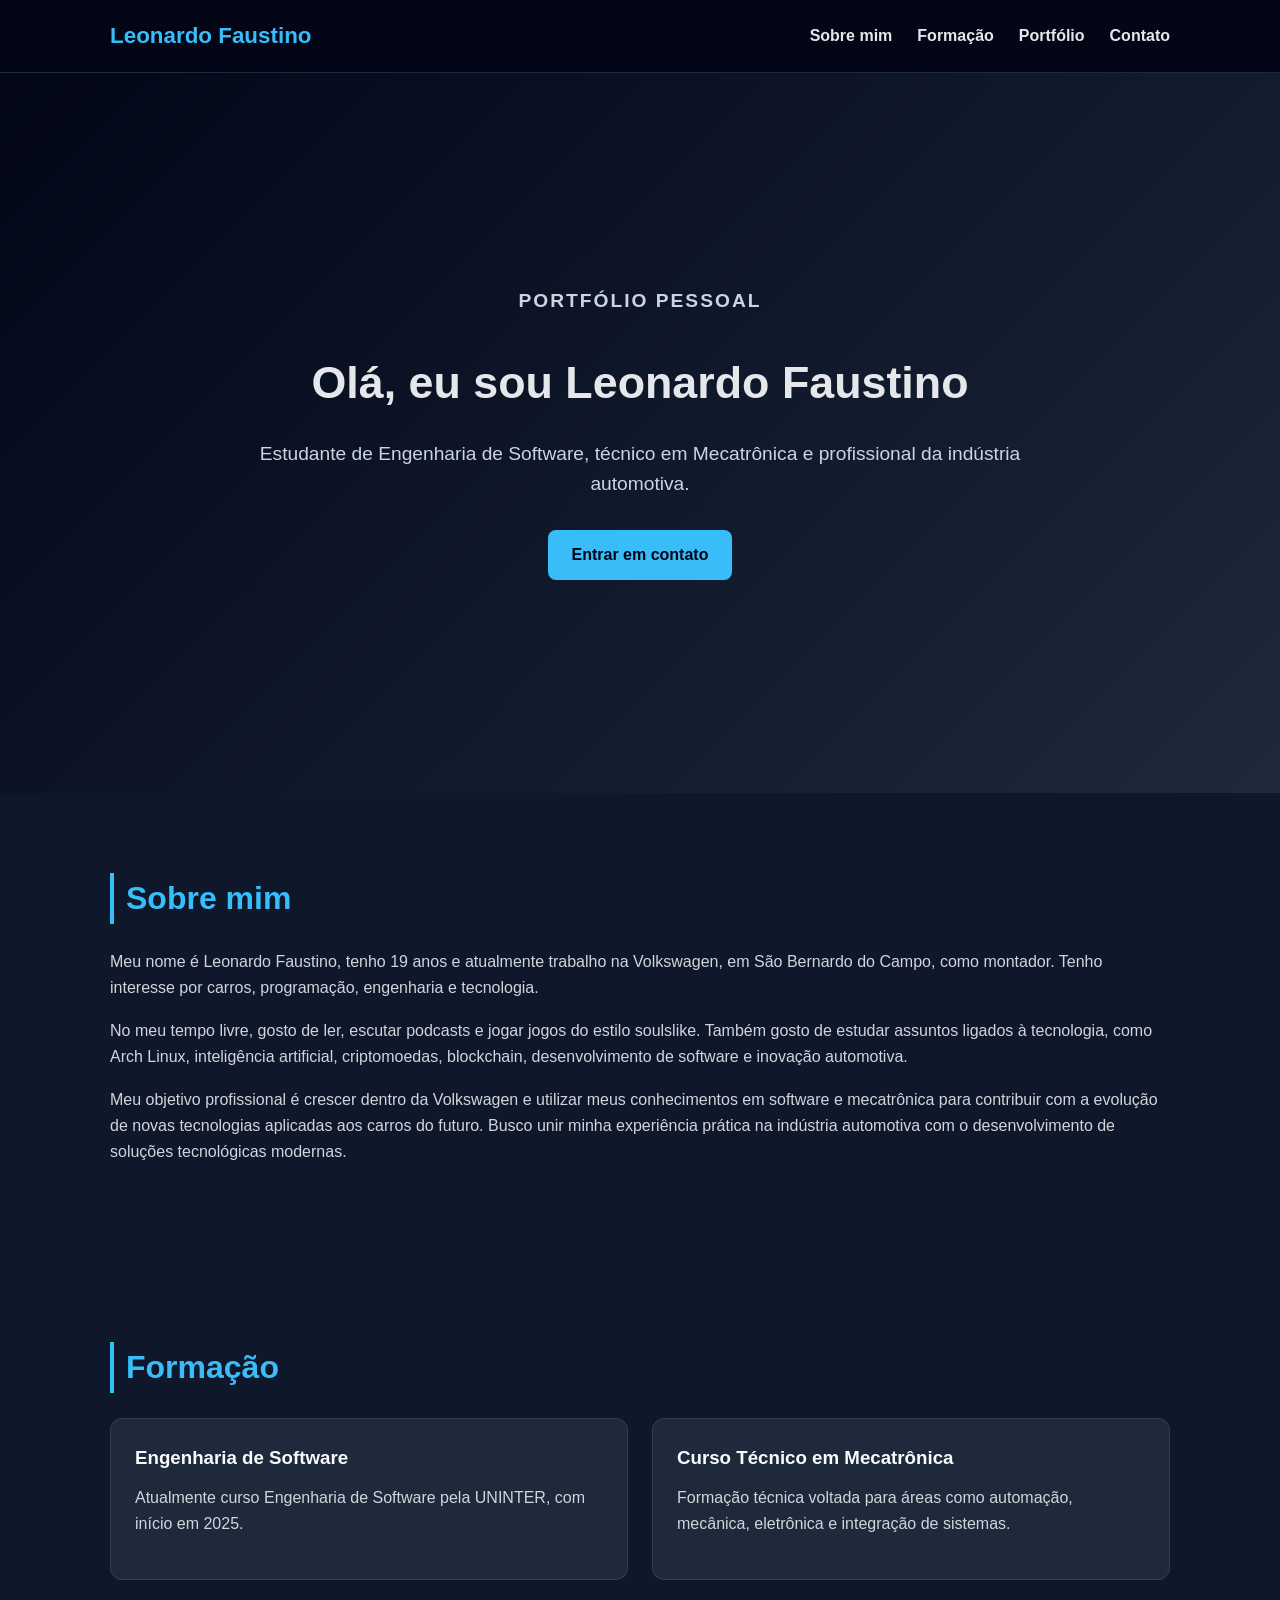
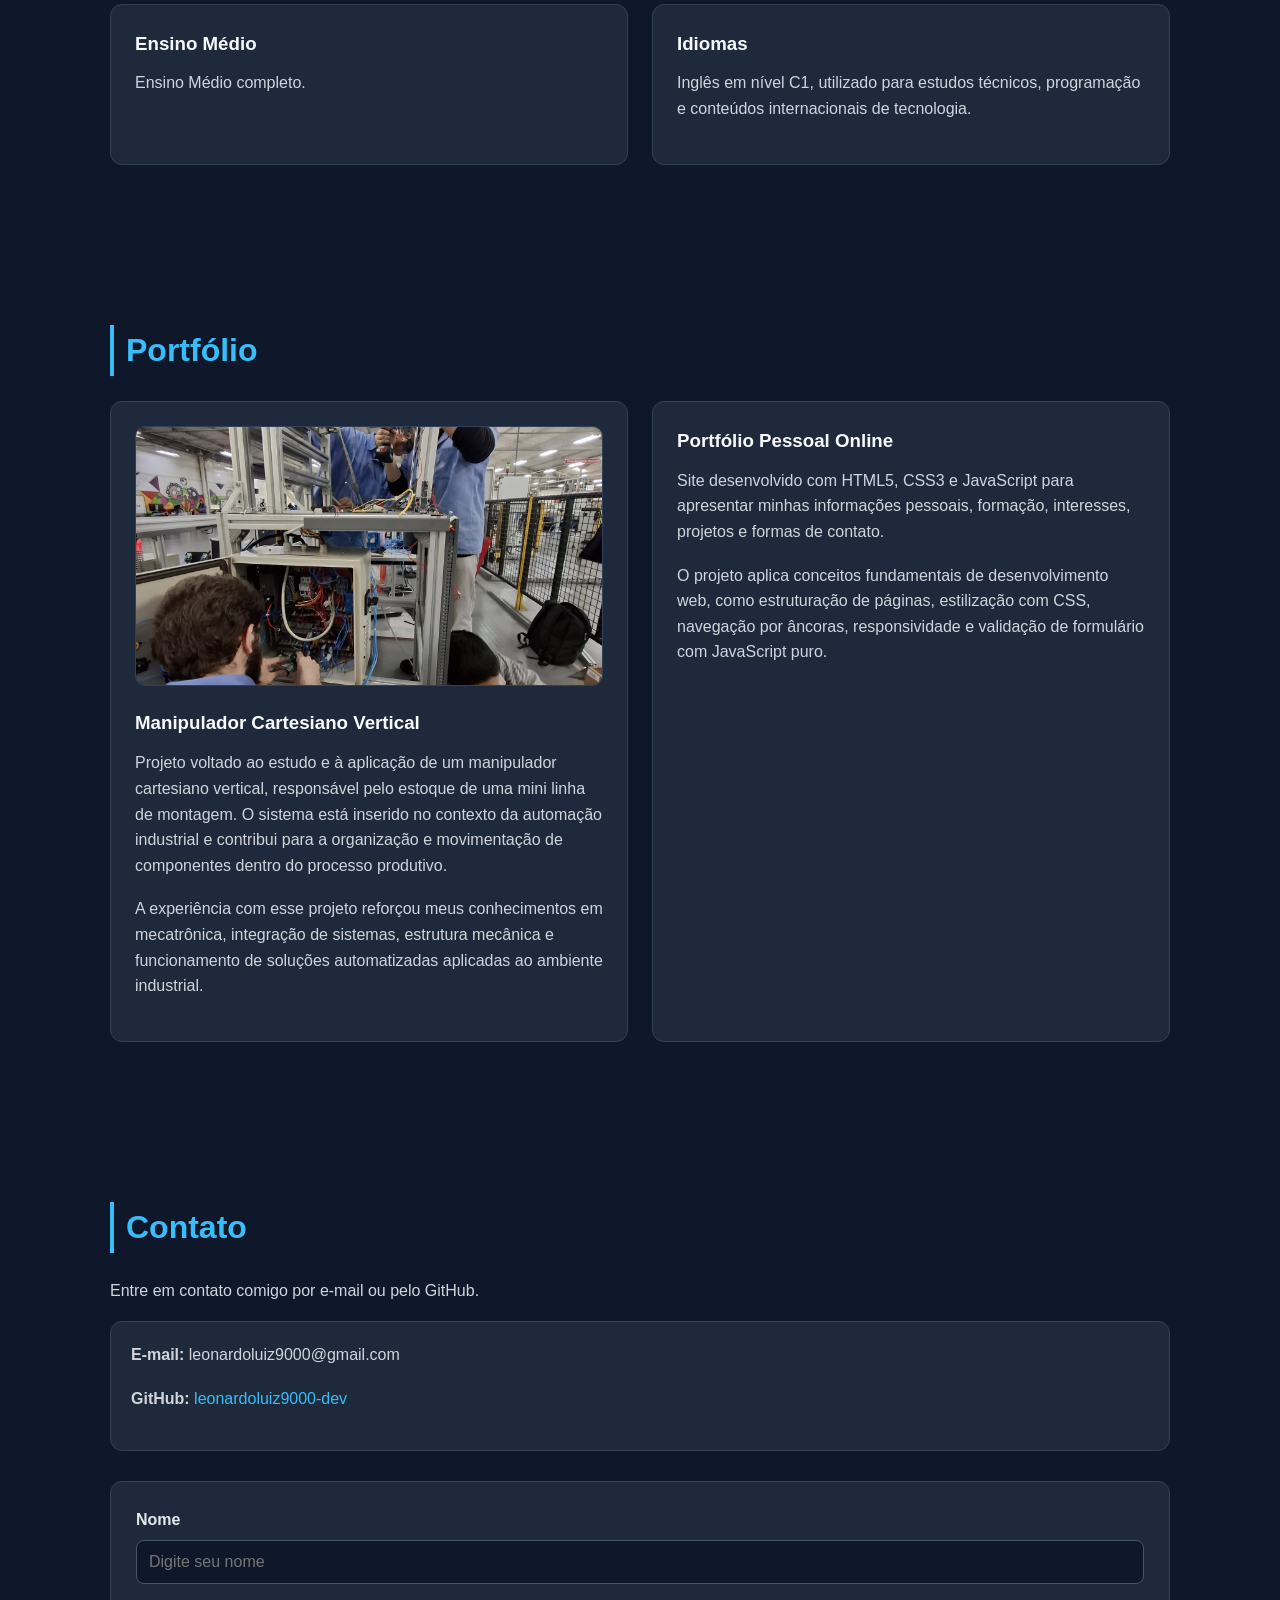
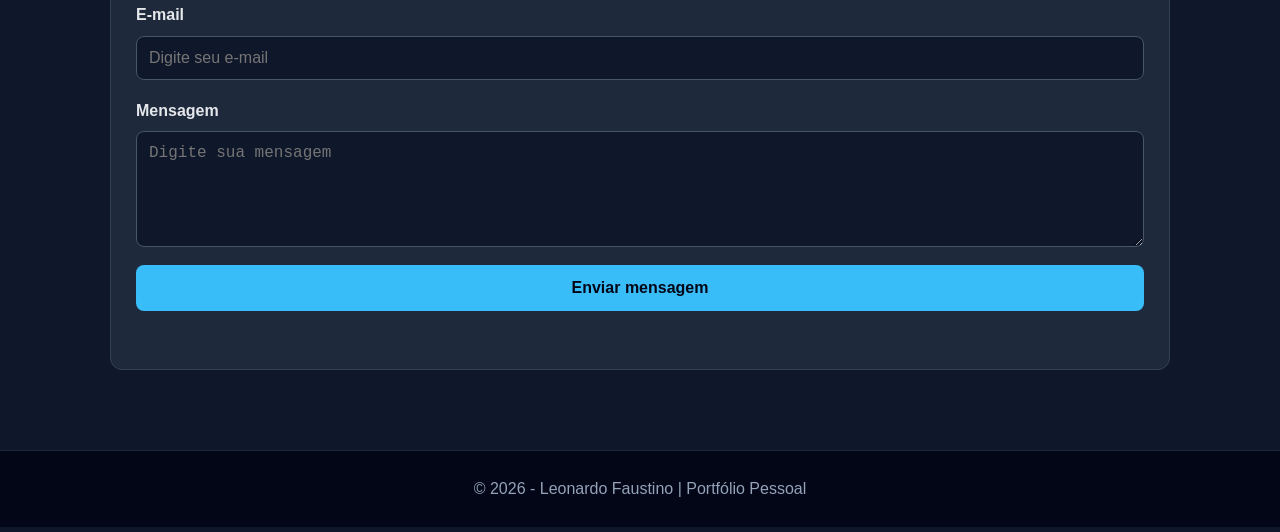
<file: index.html>
<!DOCTYPE html>
<html lang="pt-BR">
<head>
    <meta charset="UTF-8">

    <!-- Configuração para o site funcionar bem em celulares e computadores -->
    <meta name="viewport" content="width=device-width, initial-scale=1.0">

    <title>Portfólio - Leonardo Faustino</title>

    <!-- Ligação com o arquivo CSS -->
    <link rel="stylesheet" href="style.css">
</head>
<body>

    <!-- Cabeçalho principal com menu de navegação -->
    <header class="cabecalho">
        <nav class="menu">
            <h1 class="logo">Leonardo Faustino</h1>

            <button class="botao-menu" id="botao-menu">☰</button>

            <ul class="lista-menu" id="lista-menu">
                <li><a href="#sobre">Sobre mim</a></li>
                <li><a href="#formacao">Formação</a></li>
                <li><a href="#portfolio">Portfólio</a></li>
                <li><a href="#contato">Contato</a></li>
            </ul>
        </nav>
    </header>

    <main>
        <!-- Seção inicial de apresentação -->
        <section class="hero">
            <div class="hero-texto">
                <p class="subtitulo">Portfólio Pessoal</p>
                <h2>Olá, eu sou Leonardo Faustino</h2>
                <p>
                    Estudante de Engenharia de Software, técnico em Mecatrônica
                    e profissional da indústria automotiva.
                </p>
                <a href="#contato" class="botao-principal">Entrar em contato</a>
            </div>
        </section>

        <!-- Seção Sobre Mim -->
        <section id="sobre" class="secao">
            <h2>Sobre mim</h2>

            <p>
                Meu nome é Leonardo Faustino, tenho 19 anos e atualmente trabalho
                na Volkswagen, em São Bernardo do Campo, como montador. Tenho
                interesse por carros, programação, engenharia e tecnologia.
            </p>

            <p>
                No meu tempo livre, gosto de ler, escutar podcasts e jogar jogos
                do estilo soulslike. Também gosto de estudar assuntos ligados à
                tecnologia, como Arch Linux, inteligência artificial, criptomoedas,
                blockchain, desenvolvimento de software e inovação automotiva.
            </p>

            <p>
                Meu objetivo profissional é crescer dentro da Volkswagen e utilizar
                meus conhecimentos em software e mecatrônica para contribuir com
                a evolução de novas tecnologias aplicadas aos carros do futuro.
                Busco unir minha experiência prática na indústria automotiva com
                o desenvolvimento de soluções tecnológicas modernas.
            </p>
        </section>

        <!-- Seção Formação -->
        <section id="formacao" class="secao">
            <h2>Formação</h2>

            <div class="cards">
                <article class="card">
                    <h3>Engenharia de Software</h3>
                    <p>
                        Atualmente curso Engenharia de Software pela UNINTER,
                        com início em 2025.
                    </p>
                </article>

                <article class="card">
                    <h3>Curso Técnico em Mecatrônica</h3>
                    <p>
                        Formação técnica voltada para áreas como automação,
                        mecânica, eletrônica e integração de sistemas.
                    </p>
                </article>

                <article class="card">
                    <h3>Ensino Médio</h3>
                    <p>
                        Ensino Médio completo.
                    </p>
                </article>

                <article class="card">
                    <h3>Idiomas</h3>
                    <p>
                        Inglês em nível C1, utilizado para estudos técnicos,
                        programação e conteúdos internacionais de tecnologia.
                    </p>
                </article>
            </div>
        </section>

        <!-- Seção Portfólio -->
        <section id="portfolio" class="secao">
            <h2>Portfólio</h2>

            <div class="cards">
                <article class="card">
                    <img src="manipulador-cartesiano.png" alt="Manipulador cartesiano vertical em mini linha de montagem" class="imagem-projeto">

                    <h3>Manipulador Cartesiano Vertical</h3>

                    <p>
                        Projeto voltado ao estudo e à aplicação de um manipulador cartesiano vertical,
                        responsável pelo estoque de uma mini linha de montagem. O sistema está inserido
                        no contexto da automação industrial e contribui para a organização e movimentação
                        de componentes dentro do processo produtivo.
                    </p>

                    <p>
                        A experiência com esse projeto reforçou meus conhecimentos em mecatrônica,
                        integração de sistemas, estrutura mecânica e funcionamento de soluções automatizadas
                        aplicadas ao ambiente industrial.
                    </p>
                </article>

                <article class="card">
                    <h3>Portfólio Pessoal Online</h3>

                    <p>
                        Site desenvolvido com HTML5, CSS3 e JavaScript para apresentar minhas
                        informações pessoais, formação, interesses, projetos e formas de contato.
                    </p>

                    <p>
                        O projeto aplica conceitos fundamentais de desenvolvimento web, como estruturação
                        de páginas, estilização com CSS, navegação por âncoras, responsividade e validação
                        de formulário com JavaScript puro.
                    </p>
                </article>
            </div>
        </section>

        <!-- Seção Contato -->
        <section id="contato" class="secao">
            <h2>Contato</h2>

            <p>
                Entre em contato comigo por e-mail ou pelo GitHub.
            </p>

            <div class="contato-info">
                <p><strong>E-mail:</strong> leonardoluiz9000@gmail.com</p>
                <p>
                    <strong>GitHub:</strong>
                    <a href="https://github.com/leonardoluiz9000-dev" target="_blank">
                        leonardoluiz9000-dev
                    </a>
                </p>
            </div>

            <!-- Formulário com validação feita em JavaScript -->
            <form id="formulario-contato" class="formulario">
                <label for="nome">Nome</label>
                <input type="text" id="nome" placeholder="Digite seu nome">

                <label for="email">E-mail</label>
                <input type="email" id="email" placeholder="Digite seu e-mail">

                <label for="mensagem">Mensagem</label>
                <textarea id="mensagem" rows="5" placeholder="Digite sua mensagem"></textarea>

                <button type="submit">Enviar mensagem</button>

                <p id="mensagem-retorno" class="mensagem-retorno"></p>
            </form>
        </section>
    </main>

    <!-- Rodapé do site -->
    <footer class="rodape">
        <p>© 2026 - Leonardo Faustino | Portfólio Pessoal</p>
    </footer>

    <!-- Ligação com o arquivo JavaScript -->
    <script src="script.js"></script>
</body>
</html>
</file>
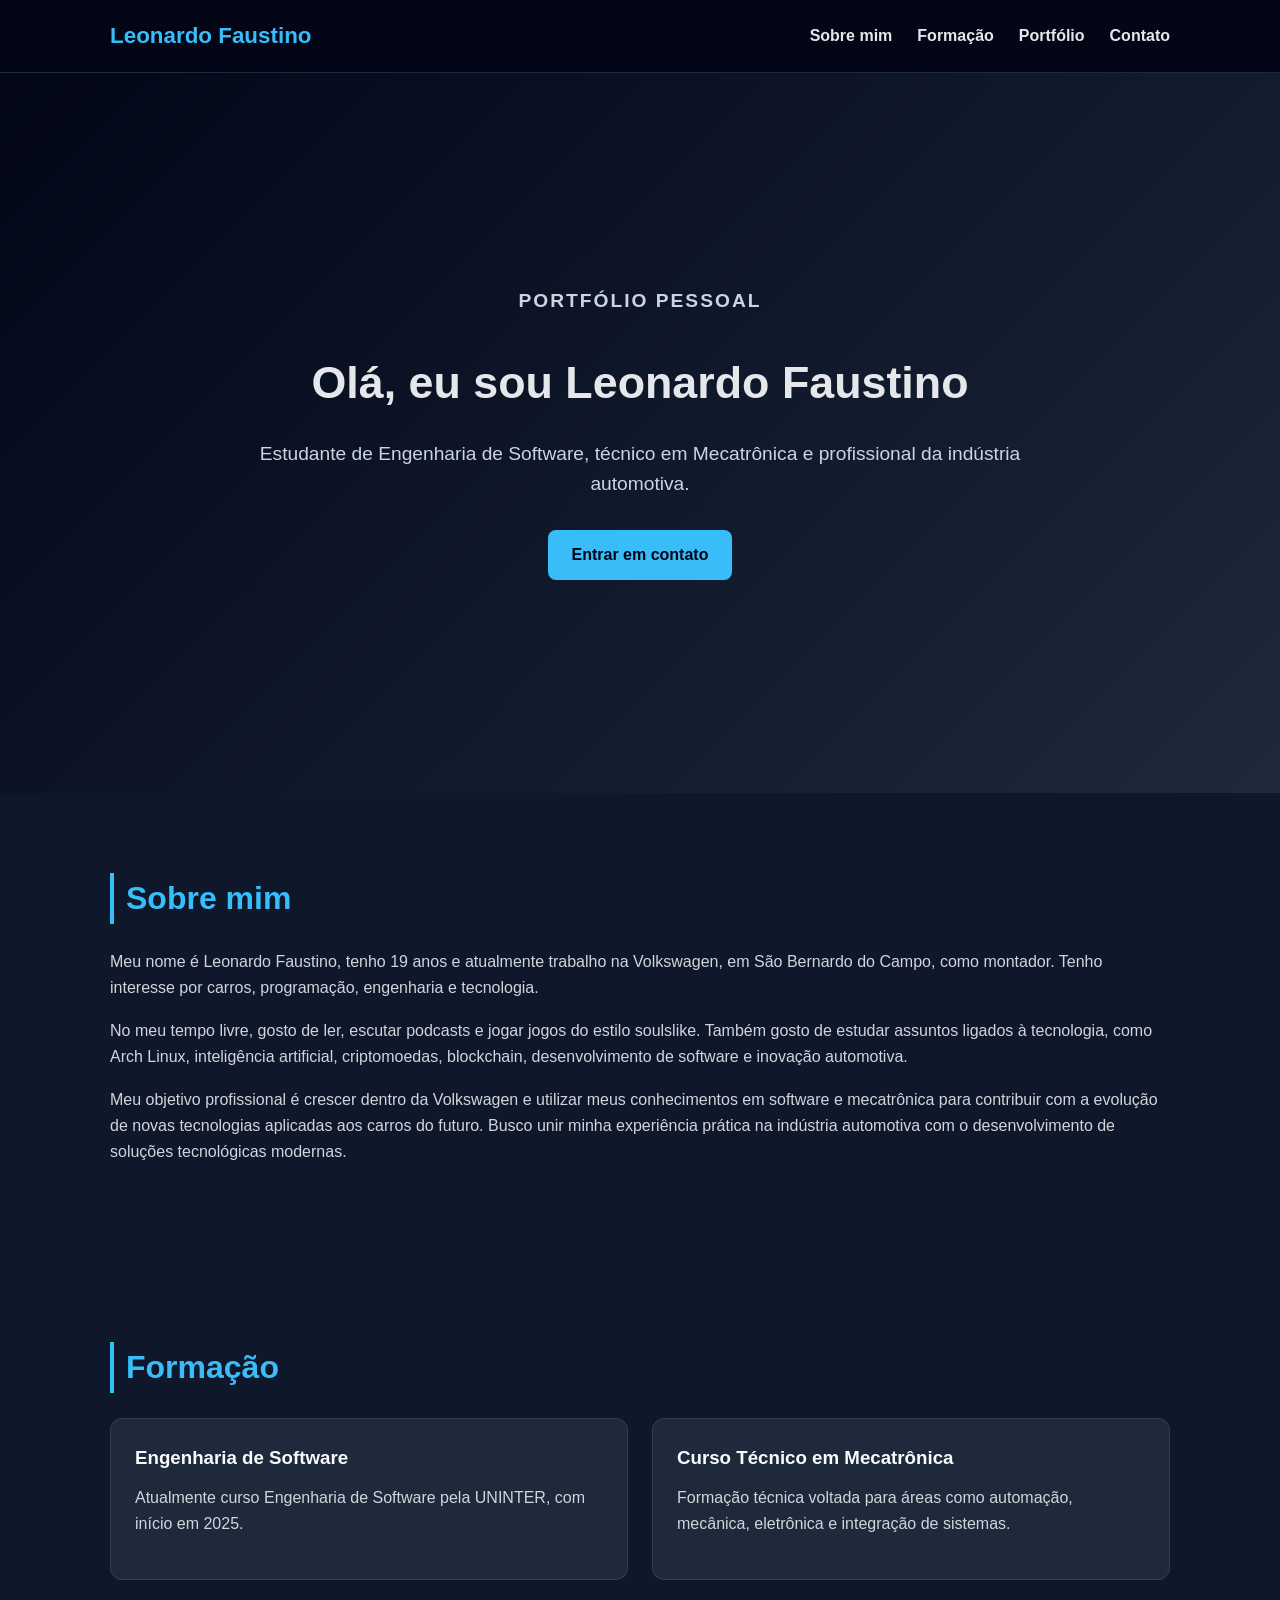
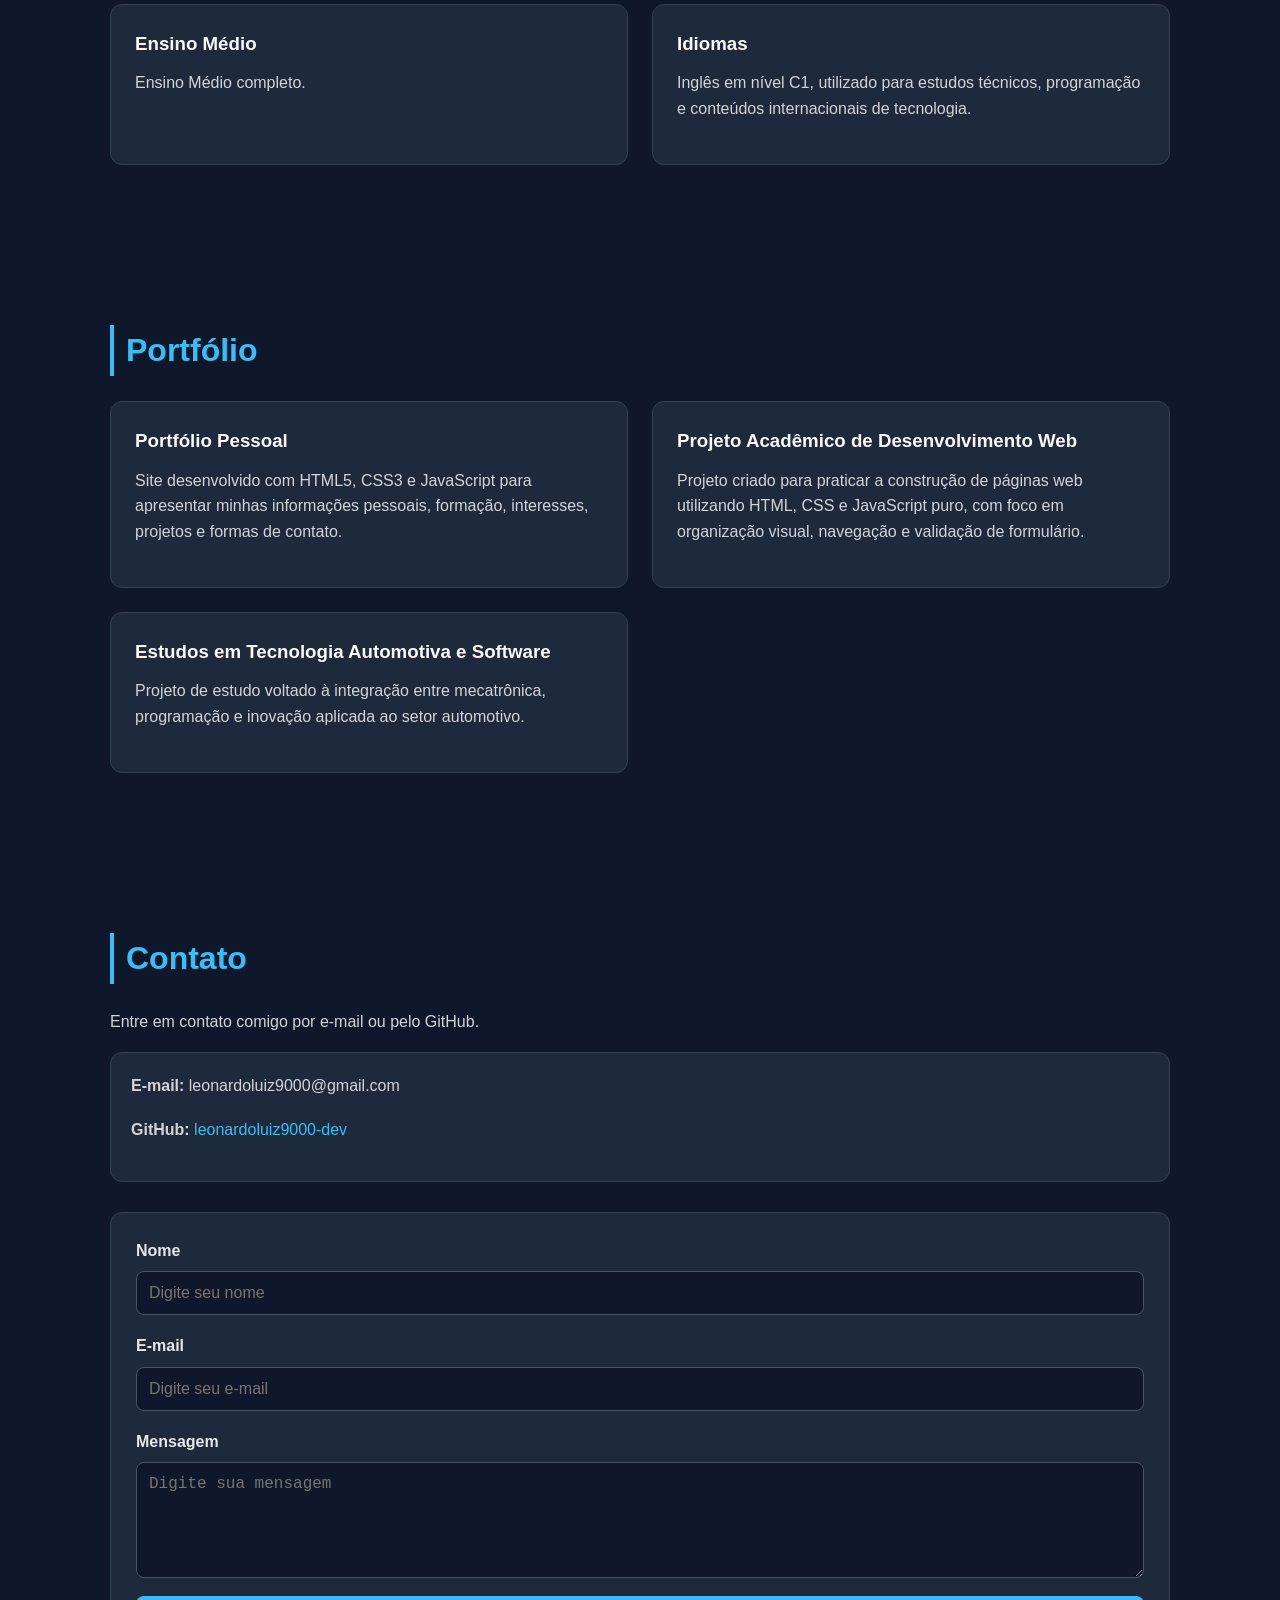
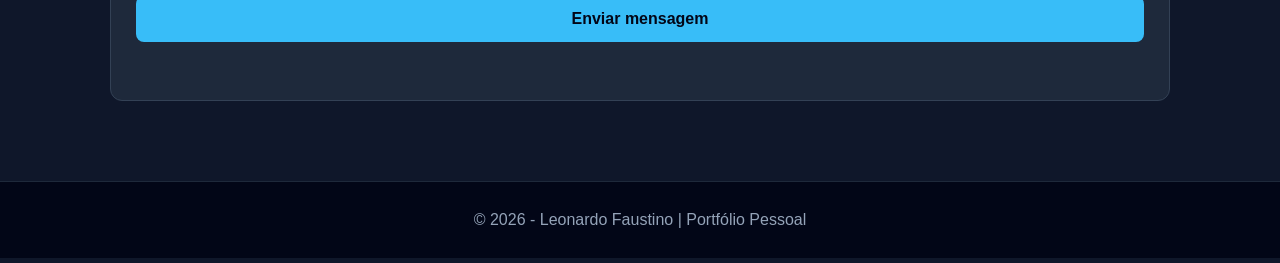
<file: arquivohtml portifolio.html>
<!DOCTYPE html>
<html lang="pt-BR">
<head>
    <meta charset="UTF-8">

    
    <meta name="viewport" content="width=device-width, initial-scale=1.0">

    <title>Portfólio - Leonardo Faustino</title>

    <!-- Ligação CSS -->
    <link rel="stylesheet" href="style.css">
</head>
<body>

    
    <header class="cabecalho">
        <nav class="menu">
            <h1 class="logo">Leonardo Faustino</h1>

            <button class="botao-menu" id="botao-menu">☰</button>

            <ul class="lista-menu" id="lista-menu">
                <li><a href="#sobre">Sobre mim</a></li>
                <li><a href="#formacao">Formação</a></li>
                <li><a href="#portfolio">Portfólio</a></li>
                <li><a href="#contato">Contato</a></li>
            </ul>
        </nav>
    </header>

    <!-- inicial de apresentação -->
    <main>
        <section class="hero">
            <div class="hero-texto">
                <p class="subtitulo">Portfólio Pessoal</p>
                <h2>Olá, eu sou Leonardo Faustino</h2>
                <p>
                    Estudante de Engenharia de Software, técnico em Mecatrônica
                    e profissional da indústria automotiva.
                </p>
                <a href="#contato" class="botao-principal">Entrar em contato</a>
            </div>
        </section>

        <!-- Seção Sobre Mim -->
        <section id="sobre" class="secao">
            <h2>Sobre mim</h2>

            <p>
                Meu nome é Leonardo Faustino, tenho 19 anos e atualmente trabalho
                na Volkswagen, em São Bernardo do Campo, como montador. Tenho
                interesse por carros, programação, engenharia e tecnologia.
            </p>

            <p>
                No meu tempo livre, gosto de ler, escutar podcasts e jogar jogos
                do estilo soulslike. Também gosto de estudar assuntos ligados à
                tecnologia, como Arch Linux, inteligência artificial, criptomoedas,
                blockchain, desenvolvimento de software e inovação automotiva.
            </p>

            <p>
                Meu objetivo profissional é crescer dentro da Volkswagen e utilizar
                meus conhecimentos em software e mecatrônica para contribuir com
                a evolução de novas tecnologias aplicadas aos carros do futuro.
                Busco unir minha experiência prática na indústria automotiva com
                o desenvolvimento de soluções tecnológicas modernas.
            </p>
        </section>

        <!-- Seção Formação -->
        <section id="formacao" class="secao">
            <h2>Formação</h2>

            <div class="cards">
                <article class="card">
                    <h3>Engenharia de Software</h3>
                    <p>
                        Atualmente curso Engenharia de Software pela UNINTER,
                        com início em 2025.
                    </p>
                </article>

                <article class="card">
                    <h3>Curso Técnico em Mecatrônica</h3>
                    <p>
                        Formação técnica voltada para áreas como automação,
                        mecânica, eletrônica e integração de sistemas.
                    </p>
                </article>

                <article class="card">
                    <h3>Ensino Médio</h3>
                    <p>
                        Ensino Médio completo.
                    </p>
                </article>

                <article class="card">
                    <h3>Idiomas</h3>
                    <p>
                        Inglês em nível C1, utilizado para estudos técnicos,
                        programação e conteúdos internacionais de tecnologia.
                    </p>
                </article>
            </div>
        </section>

        <!-- Seção Portfólio -->
        <section id="portfolio" class="secao">
            <h2>Portfólio</h2>

            <div class="cards">
                <article class="card">
                    <h3>Portfólio Pessoal</h3>
                    <p>
                        Site desenvolvido com HTML5, CSS3 e JavaScript para
                        apresentar minhas informações pessoais, formação,
                        interesses, projetos e formas de contato.
                    </p>
                </article>

                <article class="card">
                    <h3>Projeto Acadêmico de Desenvolvimento Web</h3>
                    <p>
                        Projeto criado para praticar a construção de páginas web
                        utilizando HTML, CSS e JavaScript puro, com foco em
                        organização visual, navegação e validação de formulário.
                    </p>
                </article>

                <article class="card">
                    <h3>Estudos em Tecnologia Automotiva e Software</h3>
                    <p>
                        Projeto de estudo voltado à integração entre mecatrônica,
                        programação e inovação aplicada ao setor automotivo.
                    </p>
                </article>
            </div>
        </section>

        <!-- Seção Contato -->
        <section id="contato" class="secao">
            <h2>Contato</h2>

            <p>
                Entre em contato comigo por e-mail ou pelo GitHub.
            </p>

            <div class="contato-info">
                <p><strong>E-mail:</strong> leonardoluiz9000@gmail.com</p>
                <p>
                    <strong>GitHub:</strong>
                    <a href="https://github.com/leonardoluiz9000-dev" target="_blank">
                        leonardoluiz9000-dev
                    </a>
                </p>
            </div>

            
            <form id="formulario-contato" class="formulario">
                <label for="nome">Nome</label>
                <input type="text" id="nome" placeholder="Digite seu nome">

                <label for="email">E-mail</label>
                <input type="email" id="email" placeholder="Digite seu e-mail">

                <label for="mensagem">Mensagem</label>
                <textarea id="mensagem" rows="5" placeholder="Digite sua mensagem"></textarea>

                <button type="submit">Enviar mensagem</button>

                <p id="mensagem-retorno" class="mensagem-retorno"></p>
            </form>
        </section>
    </main>

    
    <footer class="rodape">
        <p>© 2026 - Leonardo Faustino | Portfólio Pessoal</p>
    </footer>

    
    <script src="script.js"></script>
</body>
</html>
</file>
<file: style.css>
/* Configuração geral da página */
* {
    margin: 0;
    padding: 0;
    box-sizing: border-box;
}

/* Rolagem suave ao clicar nos links do menu */
html {
    scroll-behavior: smooth;
}

body {
    font-family: Arial, Helvetica, sans-serif;
    background-color: #0f172a;
    color: #e5e7eb;
    line-height: 1.6;
}

/* Cabeçalho fixo no topo */
.cabecalho {
    background-color: #020617;
    border-bottom: 1px solid #1e293b;
    position: sticky;
    top: 0;
    z-index: 1000;
}

.menu {
    max-width: 1100px;
    margin: 0 auto;
    padding: 18px 20px;
    display: flex;
    align-items: center;
    justify-content: space-between;
}

.logo {
    color: #38bdf8;
    font-size: 1.4rem;
}

.lista-menu {
    list-style: none;
    display: flex;
    gap: 25px;
}

.lista-menu a {
    color: #e5e7eb;
    text-decoration: none;
    font-weight: bold;
    transition: color 0.3s;
}

.lista-menu a:hover {
    color: #38bdf8;
}

/* Botão do menu mobile */
.botao-menu {
    display: none;
    background: none;
    border: none;
    color: #e5e7eb;
    font-size: 1.8rem;
    cursor: pointer;
}

/* Seção inicial */
.hero {
    min-height: 80vh;
    display: flex;
    align-items: center;
    justify-content: center;
    padding: 60px 20px;
    background: linear-gradient(135deg, #020617, #0f172a, #1e293b);
}

.hero-texto {
    max-width: 850px;
    text-align: center;
}

.subtitulo {
    color: #38bdf8;
    font-weight: bold;
    margin-bottom: 12px;
    text-transform: uppercase;
    letter-spacing: 2px;
}

.hero h2 {
    font-size: 2.8rem;
    margin-bottom: 20px;
}

.hero p {
    font-size: 1.2rem;
    color: #cbd5e1;
    margin-bottom: 30px;
}

.botao-principal {
    display: inline-block;
    background-color: #38bdf8;
    color: #020617;
    padding: 12px 24px;
    border-radius: 8px;
    text-decoration: none;
    font-weight: bold;
    transition: background-color 0.3s;
}

.botao-principal:hover {
    background-color: #0ea5e9;
}

/* Seções principais */
.secao {
    max-width: 1100px;
    margin: 0 auto;
    padding: 80px 20px;
}

.secao h2 {
    color: #38bdf8;
    font-size: 2rem;
    margin-bottom: 25px;
    border-left: 4px solid #38bdf8;
    padding-left: 12px;
}

.secao p {
    margin-bottom: 18px;
    color: #d1d5db;
}

/* Cards usados na formação e portfólio */
.cards {
    display: grid;
    grid-template-columns: repeat(2, 1fr);
    gap: 24px;
}

.card {
    background-color: #1e293b;
    border: 1px solid #334155;
    padding: 24px;
    border-radius: 12px;
    transition: transform 0.3s, border-color 0.3s;
}

.card:hover {
    transform: translateY(-5px);
    border-color: #38bdf8;
}

.card h3 {
    color: #f8fafc;
    margin-bottom: 12px;
}

/* Imagem usada no projeto do manipulador cartesiano */
.imagem-projeto {
    width: 100%;
    height: 260px;
    object-fit: cover;
    border-radius: 10px;
    margin-bottom: 15px;
    border: 1px solid #334155;
}

/* Informações de contato */
.contato-info {
    background-color: #1e293b;
    border: 1px solid #334155;
    padding: 20px;
    border-radius: 12px;
    margin-bottom: 30px;
}

.contato-info a {
    color: #38bdf8;
    text-decoration: none;
}

.contato-info a:hover {
    text-decoration: underline;
}

/* Formulário */
.formulario {
    background-color: #1e293b;
    border: 1px solid #334155;
    padding: 25px;
    border-radius: 12px;
    display: flex;
    flex-direction: column;
}

.formulario label {
    margin-bottom: 8px;
    font-weight: bold;
}

.formulario input,
.formulario textarea {
    margin-bottom: 18px;
    padding: 12px;
    border: 1px solid #475569;
    border-radius: 8px;
    background-color: #0f172a;
    color: #e5e7eb;
    font-size: 1rem;
}

.formulario input:focus,
.formulario textarea:focus {
    outline: none;
    border-color: #38bdf8;
}

.formulario button {
    background-color: #38bdf8;
    color: #020617;
    border: none;
    padding: 14px;
    border-radius: 8px;
    font-weight: bold;
    cursor: pointer;
    font-size: 1rem;
    transition: background-color 0.3s;
}

.formulario button:hover {
    background-color: #0ea5e9;
}

.mensagem-retorno {
    margin-top: 15px;
    font-weight: bold;
}

/* Rodapé */
.rodape {
    background-color: #020617;
    border-top: 1px solid #1e293b;
    text-align: center;
    padding: 25px 20px;
    color: #94a3b8;
}

/* Responsividade para celulares e telas menores */
@media (max-width: 768px) {
    .botao-menu {
        display: block;
    }

    .lista-menu {
        display: none;
        position: absolute;
        top: 70px;
        right: 20px;
        background-color: #020617;
        border: 1px solid #334155;
        border-radius: 8px;
        flex-direction: column;
        padding: 20px;
        width: 200px;
    }

    .lista-menu.ativo {
        display: flex;
    }

    .hero h2 {
        font-size: 2rem;
    }

    .hero p {
        font-size: 1rem;
    }

    .cards {
        grid-template-columns: 1fr;
    }

    .imagem-projeto {
        height: auto;
    }
}
</file>
